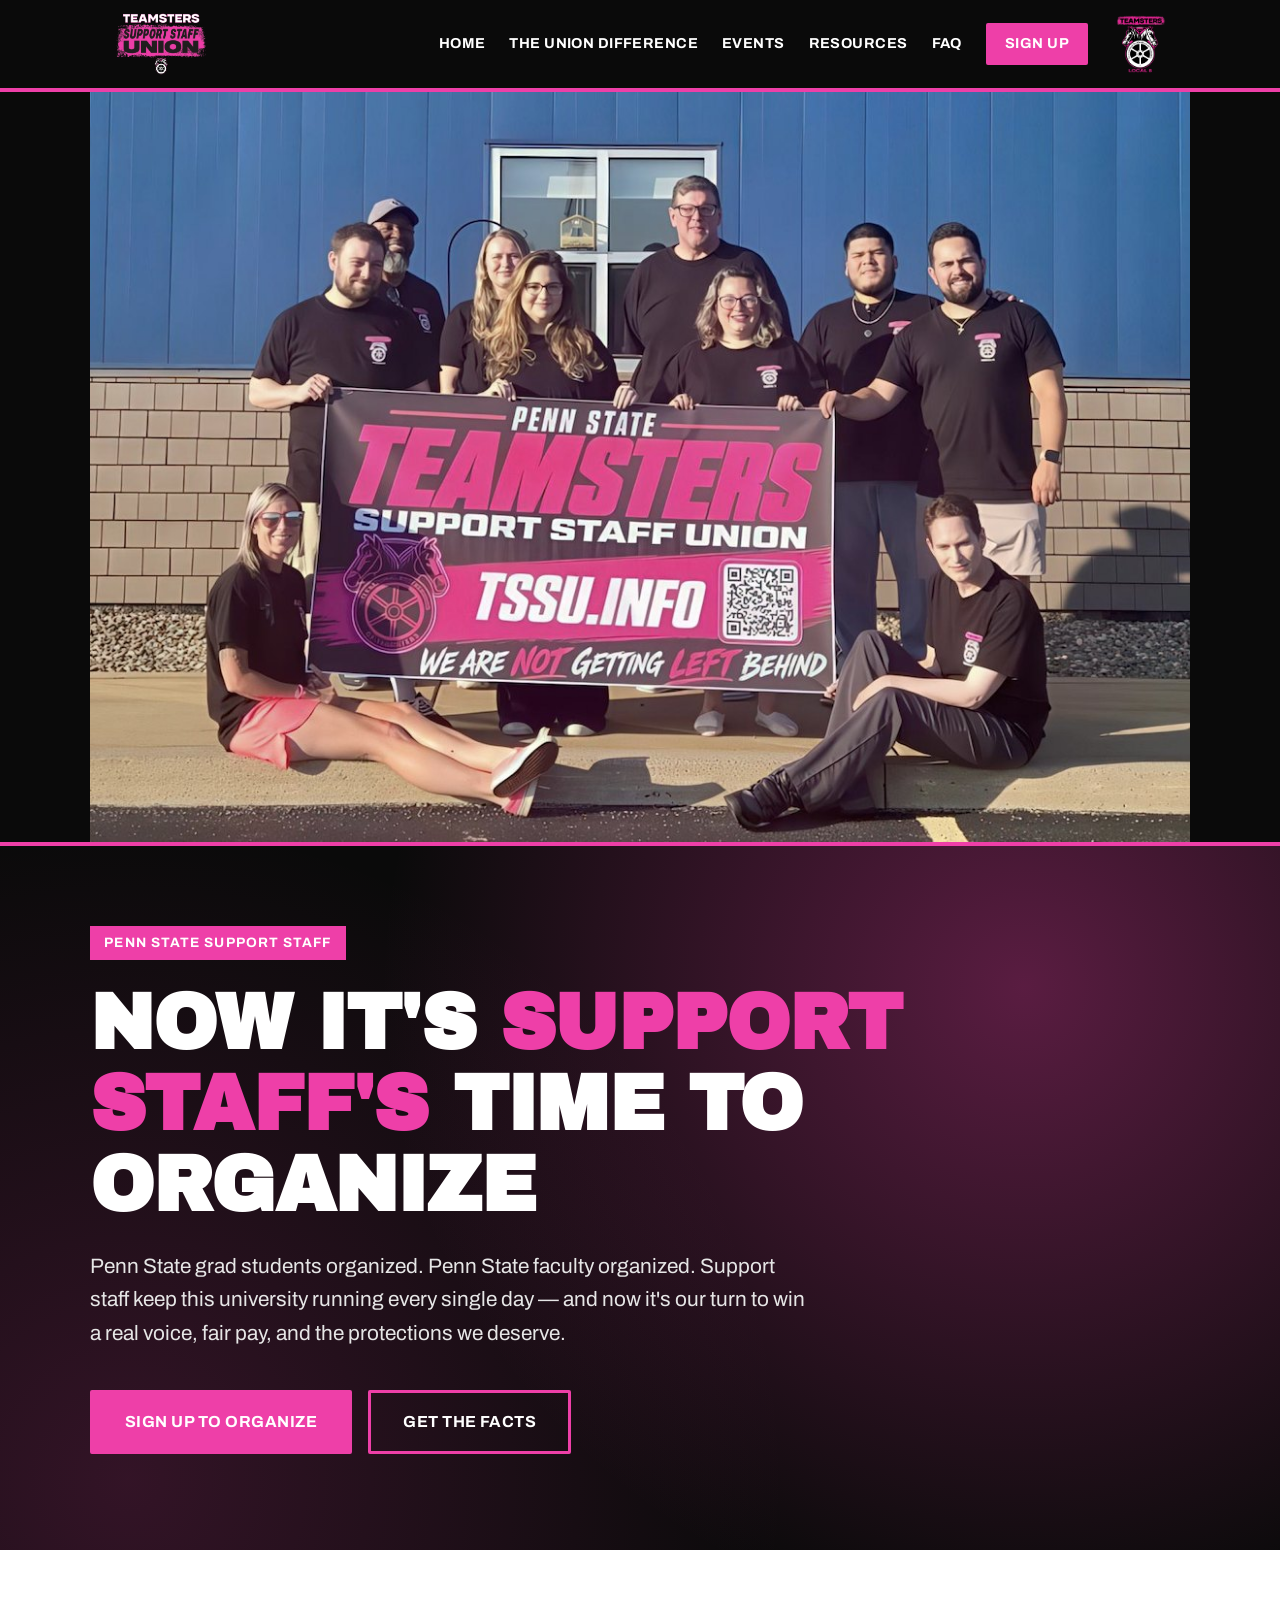
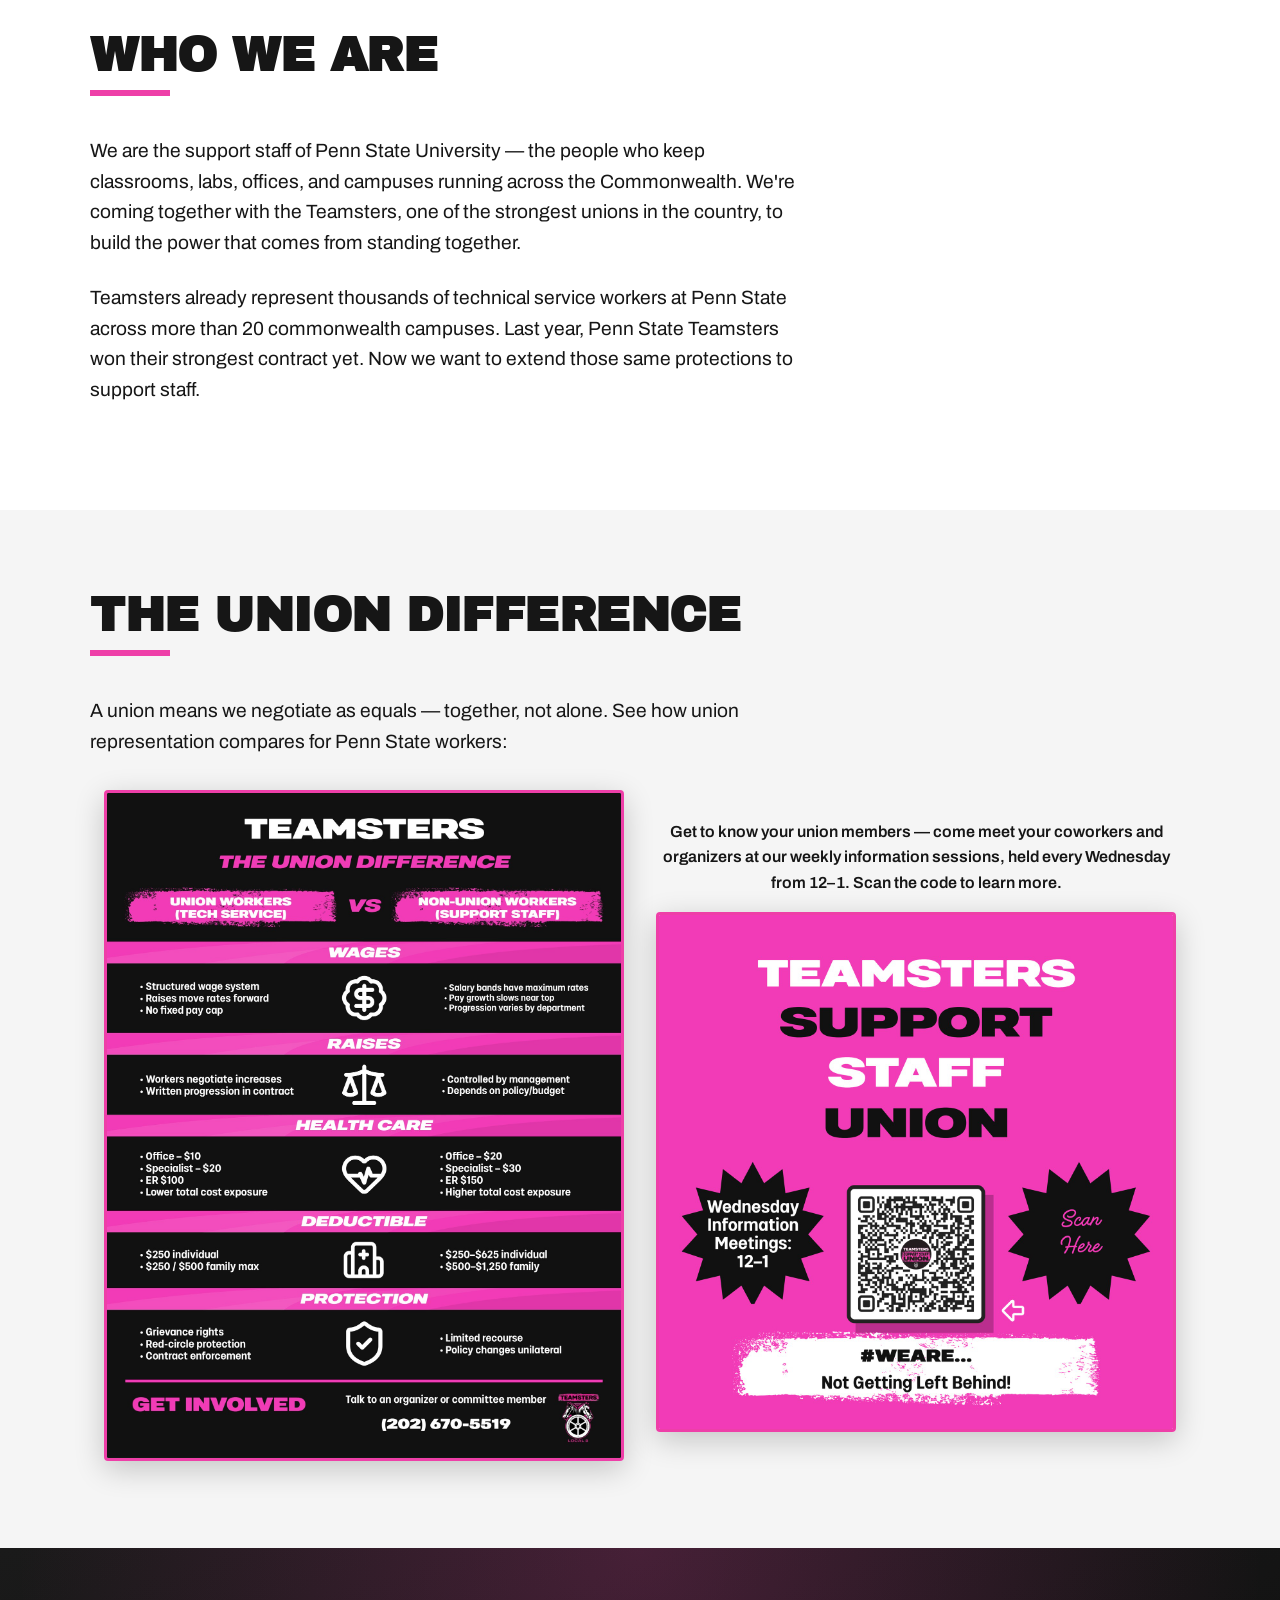
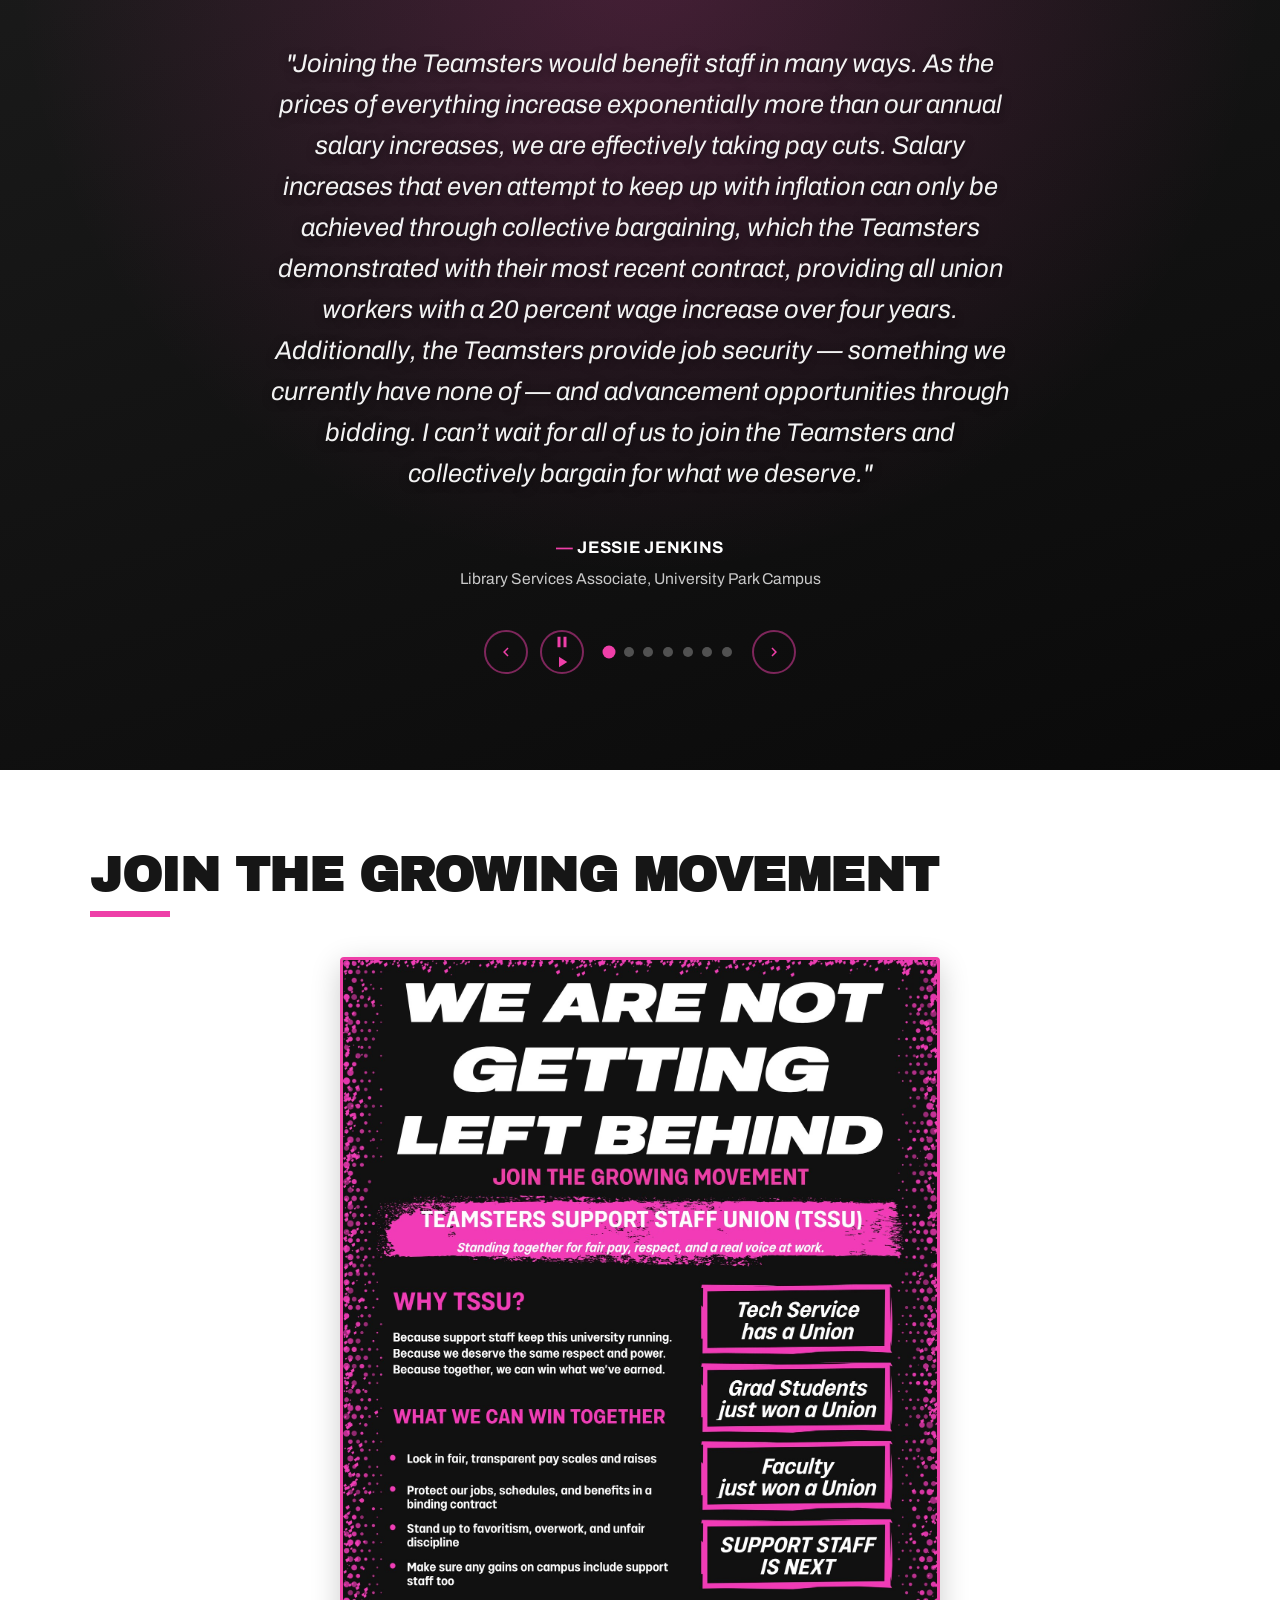
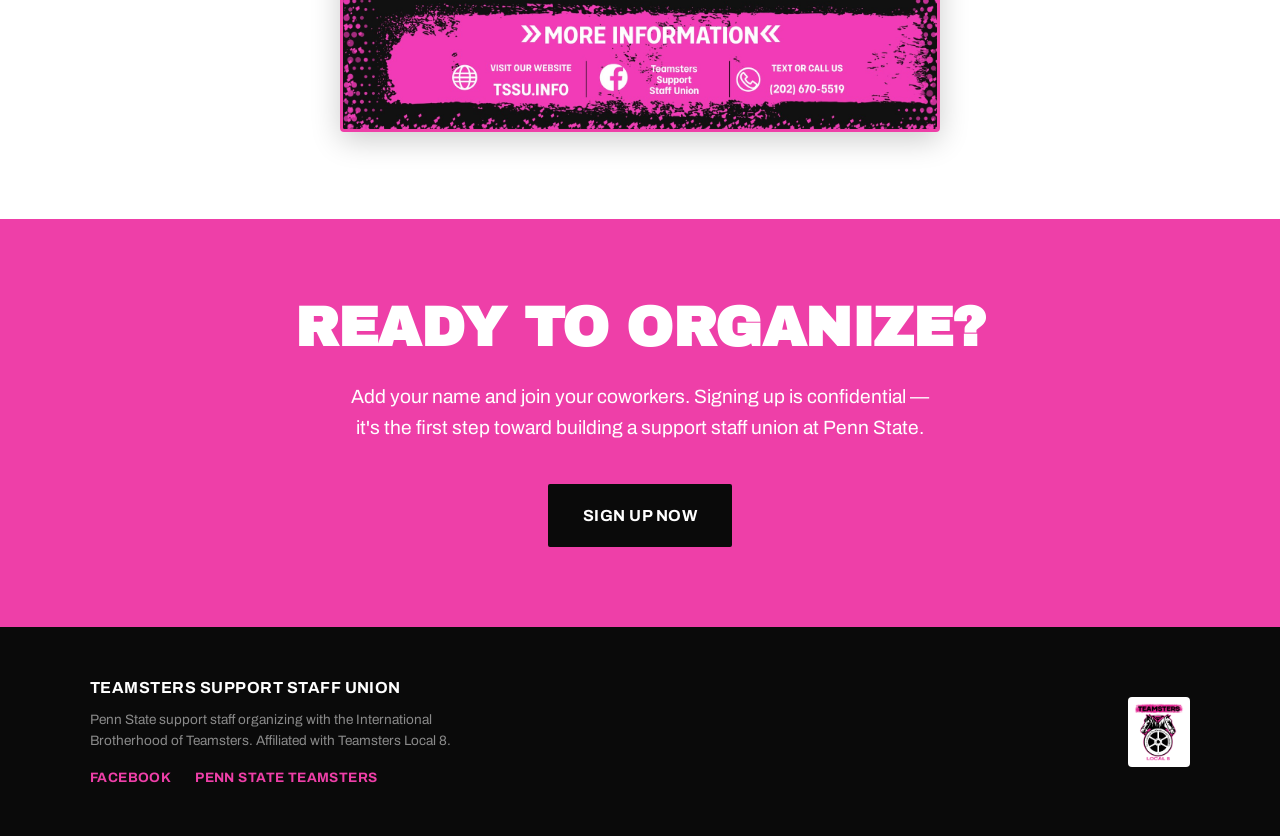
<file: site/index.html>
<!DOCTYPE html>
<html lang="en">
<head>
  <meta charset="UTF-8">
  <meta name="viewport" content="width=device-width, initial-scale=1.0">
  <title>Teamsters Support Staff Union — Penn State</title>
  <meta name="description" content="Penn State support staff are organizing with the Teamsters. Grad students and faculty organized. Now it's our time.">
  <link rel="stylesheet" href="style.css">
</head>
<body>

  <!-- Header -->
  <header class="site-header">
    <div class="header-inner">
      <a class="brand" href="index.html">
        <img src="images/tssu-logo.png" alt="Teamsters Support Staff Union">
      </a>
      <button class="nav-toggle" aria-label="Menu" aria-expanded="false" aria-controls="primary-nav">
        <span></span><span></span><span></span>
      </button>
      <div class="header-right" id="primary-nav">
        <nav class="main-nav">
          <a href="index.html">Home</a>
          <a href="#why">The Union Difference</a>
          <a href="events.html">Events</a>
          <a href="resources.html">Resources</a>
          <a href="faq.html">FAQ</a>
          <a class="nav-cta" href="signup.html">Sign Up</a>
        </nav>
        <img class="ibt-seal" src="images/ibt-seal.png" alt="International Brotherhood of Teamsters">
      </div>
    </div>
  </header>

  <!-- Mobile nav toggle -->
  <script>
    (function(){
      var h=document.querySelector(".site-header");
      var btn=h&&h.querySelector(".nav-toggle");
      if(!btn)return;
      btn.addEventListener("click",function(){
        var open=h.classList.toggle("nav-open");
        btn.setAttribute("aria-expanded",open?"true":"false");
      });
      h.querySelectorAll(".main-nav a").forEach(function(a){
        a.addEventListener("click",function(){h.classList.remove("nav-open");btn.setAttribute("aria-expanded","false");});
      });
    })();
  </script>

  <!-- Photo banner -->
  <section class="hero-banner">
    <img src="images/hero-banner.jpg" alt="Penn State support staff standing together holding a Teamsters Support Staff Union banner that reads TSSU.INFO — We Are Not Getting Left Behind.">
  </section>

  <!-- Hero -->
  <section class="hero">
    <div class="hero-inner">
      <span class="eyebrow">Penn State Support Staff</span>
      <h1>Now It's <span class="pink">Support Staff's</span> Time to Organize</h1>
      <p>Penn State grad students organized. Penn State faculty organized. Support staff keep this university running every single day — and now it's our turn to win a real voice, fair pay, and the protections we deserve.</p>
      <div class="hero-actions">
        <a class="btn btn-primary" href="signup.html">Sign Up to Organize</a>
        <a class="btn btn-outline" href="faq.html">Get the Facts</a>
      </div>
    </div>
  </section>

  <!-- Who we are -->
  <section class="section" id="about">
    <div class="section-inner">
      <h2>Who We Are</h2>
      <p class="lead">We are the support staff of Penn State University — the people who keep classrooms, labs, offices, and campuses running across the Commonwealth. We're coming together with the Teamsters, one of the strongest unions in the country, to build the power that comes from standing together.</p>
      <p class="lead">Teamsters already represent thousands of technical service workers at Penn State across more than 20 commonwealth campuses. Last year, Penn State Teamsters won their strongest contract yet. Now we want to extend those same protections to support staff.</p>
    </div>
  </section>

  <!-- Why a union / the difference -->
  <section class="section alt" id="why">
    <div class="section-inner">
      <h2>The Union Difference</h2>
      <p class="lead">A union means we negotiate as equals &mdash; together, not alone. See how union representation compares for Penn State workers:</p>
      <div class="union-diff-graphic two-up">
        <div class="diff-item">
          <a href="images/tssu-union-difference.jpg" target="_blank" rel="noopener" title="Click to view full size">
            <img src="images/tssu-union-difference.jpg" alt="Teamsters — The Union Difference: a comparison of union (tech service) versus non-union (support staff) workers across wages, raises, health care, deductibles, and protection. Union workers have structured wage systems, negotiated raises, lower health-care costs, lower deductibles, and grievance rights. To get involved, talk to an organizer or committee member at (202) 670-5519.">
          </a>
        </div>
        <div class="diff-item">
          <p class="info-sessions-intro">Get to know your union members &mdash; come meet your coworkers and organizers at our weekly information sessions, held every Wednesday from 12&ndash;1. Scan the code to learn more.</p>
          <a href="images/tssu-office-hours.jpg" target="_blank" rel="noopener" title="Click to view full size">
            <img src="images/tssu-office-hours.jpg" alt="Teamsters Support Staff Union — Wednesday Information Meetings 12 to 1. Scan the QR code to learn more. #We Are… Not Getting Left Behind!">
          </a>
        </div>
      </div>
    </div>
  </section>

  <!-- Member testimonials (rotating carousel) -->
  <section class="testimonial-section" aria-roledescription="carousel" aria-label="Quotes from coworkers">
    <div class="testimonial-carousel">
      <div class="tc-viewport" id="tc-viewport" aria-live="off">

        <!-- 1 — Jessie -->
        <figure class="testimonial tc-slide is-active">
          <blockquote>
            <p>"Joining the Teamsters would benefit staff in many ways. As the prices of everything increase exponentially more than our annual salary increases, we are effectively taking pay cuts. Salary increases that even attempt to keep up with inflation can only be achieved through collective bargaining, which the Teamsters demonstrated with their most recent contract, providing all union workers with a 20 percent wage increase over four years. Additionally, the Teamsters provide job security &mdash; something we currently have none of &mdash; and advancement opportunities through bidding. I can&rsquo;t wait for all of us to join the Teamsters and collectively bargain for what we deserve."</p>
          </blockquote>
          <figcaption class="attribution"><span class="pink-dash">&mdash;</span> Jessie Jenkins<span class="role">Library Services Associate, University Park Campus</span></figcaption>
        </figure>

        <!-- 2 — Lauren -->
        <figure class="testimonial tc-slide">
          <blockquote>
            <p>"HR made their Comp Mod decisions, leaving us overworked and underpaid. We need to be united to demand better: to collectively bargain for actual job security, fair pay based on defined duties, and dependable salary increases."</p>
          </blockquote>
          <figcaption class="attribution"><span class="pink-dash">&mdash;</span> Lauren Seiders<span class="role">Library Services Associate, University Park Campus</span></figcaption>
        </figure>

        <!-- 3 — Heather -->
        <figure class="testimonial tc-slide">
          <blockquote>
            <p>"I support the staff organizing movement to promote fair compensation."</p>
          </blockquote>
          <figcaption class="attribution"><span class="pink-dash">&mdash;</span> Heather Taylor<span class="role">Academic Program Coordinator, University Park Campus</span></figcaption>
        </figure>

        <!-- 4 — Zachary -->
        <figure class="testimonial tc-slide">
          <blockquote>
            <p>"It&rsquo;s time for us to come together and form a union that fights for our needs shaped by our collective voice. We are being squeezed out of our positions through attrition and not being replaced. We are taking on the extra load of former coworkers without due compensation or promotion. We are witnessing benefits that have lasted decades vanish little by little. We need a union to halt and reverse course. We make the gears turn. We are Penn State."</p>
          </blockquote>
          <figcaption class="attribution"><span class="pink-dash">&mdash;</span> Zachary McClure<span class="role">Intermediate IT Support Specialist, University Park</span></figcaption>
        </figure>

        <!-- 5 — Jessie Sorensen -->
        <figure class="testimonial tc-slide">
          <blockquote>
            <p>"As someone who has worked at Penn State for almost 10 years, I&rsquo;ve seen many managers and leaders genuinely want to do right by their staff. The problem is that good intentions don&rsquo;t always lead to lasting change. Priorities shift, budgets change, leadership transitions, and the things that matter to employees end up taking a back seat.</p>
            <p>To me, that&rsquo;s one of the biggest reasons a union matters. Instead of relying on promises, we can put these protections in writing. That means clearer expectations around our job duties, so we&rsquo;re not constantly being asked to take on more work without compensation. It means job titles that actually reflect the work we do and a process for reviewing them when our responsibilities change. It means having a voice in conversations about pay, healthcare costs, and other workplace issues that affect our daily lives.</p>
            <p>At the end of the day, a union isn&rsquo;t about distrusting managers and leadership. It&rsquo;s about making sure the things we care about &mdash; fair compensation, reasonable workloads, good benefits, and respect in the workplace &mdash; are protected by a contract, not left up to chance."</p>
          </blockquote>
          <figcaption class="attribution"><span class="pink-dash">&mdash;</span> Jessie Sorensen<span class="role">Senior IT Support Specialist, University Park</span></figcaption>
        </figure>

        <!-- 6 — Justin Bloom -->
        <figure class="testimonial tc-slide">
          <blockquote>
            <p>"Support staff keep this university running, but at Penn State the reward for doing your job well is usually just more of it. Pay rarely matches the work we actually do, raises don&rsquo;t follow merit, and too often the people carrying the load are the ones who get overlooked while the system protects the status quo. We hear how &ldquo;essential&rdquo; we are &mdash; but words don&rsquo;t pay the bills, and they don&rsquo;t fix what&rsquo;s broken. A union is how we put fairness in writing: transparent pay, clear standards, and real accountability, so the work you do is what decides what you earn. That&rsquo;s worth standing together for."</p>
          </blockquote>
          <figcaption class="attribution"><span class="pink-dash">&mdash;</span> Justin Bloom<span class="role">Senior IT Support Specialist, University Park</span></figcaption>
        </figure>

        <!-- 7 — Melissa -->
        <figure class="testimonial tc-slide">
          <blockquote>
            <p>"I feel we the employees are underpaid. Union contracts typically set clear pay scales and scheduled raises. Research shows union members often earn around 10&ndash;15% more on average than comparable non-union workers, and that our raises are not even close to keeping up with inflation. Two years ago, when I was working in a different department, we got our raises and I lost $30 a month because of the rising cost of our parking passes and insurance.</p>
            <p>I am afraid that, with everyone around us here at Penn State unionizing, our health insurance will keep rising to offset the cost Penn State has to pay for those unionized employees who have a set price per month locked in for the duration of their contracts. Every year our insurance keeps going up, the coverage gets worse, and the deductible gets higher."</p>
          </blockquote>
          <figcaption class="attribution"><span class="pink-dash">&mdash;</span> Melissa Guthrie<span class="role">Academic Program Coordinator, University Park</span></figcaption>
        </figure>

      </div>

      <div class="tc-controls" id="tc-controls" hidden>
        <button class="tc-btn" id="tc-prev" type="button" aria-label="Previous quote">
          <svg viewBox="0 0 24 24" aria-hidden="true"><path d="M15.4 7.4 14 6l-6 6 6 6 1.4-1.4-4.6-4.6z"/></svg>
        </button>
        <button class="tc-btn" id="tc-toggle" type="button" aria-label="Pause automatic rotation">
          <svg id="tc-icon-pause" viewBox="0 0 24 24" aria-hidden="true"><path d="M6 5h4v14H6zM14 5h4v14h-4z"/></svg>
          <svg id="tc-icon-play" viewBox="0 0 24 24" aria-hidden="true" hidden><path d="M8 5v14l11-7z"/></svg>
        </button>
        <div class="tc-dots" id="tc-dots" role="tablist" aria-label="Choose a quote"></div>
        <button class="tc-btn" id="tc-next" type="button" aria-label="Next quote">
          <svg viewBox="0 0 24 24" aria-hidden="true"><path d="M8.6 16.6 10 18l6-6-6-6-1.4 1.4 4.6 4.6z"/></svg>
        </button>
      </div>
    </div>
  </section>

  <!-- Get involved flyer -->
  <section class="section" id="get-involved">
    <div class="section-inner">
      <h2>Join the Growing Movement</h2>
      <div class="get-involved-graphic">
        <a href="images/tssu-get-involved.jpg" target="_blank" rel="noopener" title="Click to view full size">
          <img src="images/tssu-get-involved.jpg" alt="We Are Not Getting Left Behind — Join the Growing Movement. Teamsters Support Staff Union (TSSU): standing together for fair pay, respect, and a real voice at work. Why TSSU? Support staff keep this university running and deserve the same respect and power. What we can win together: fair, transparent pay scales and raises; protected jobs, schedules, and benefits in a binding contract; standing up to favoritism, overwork, and unfair discipline; and making sure any gains on campus include support staff too. Tech Service has a union, grad students just won a union, faculty just won a union — support staff is next. More information: visit TSSU.INFO, find us on Facebook (Teamsters Support Staff Union), or text or call (202) 670-5519.">
        </a>
      </div>
    </div>
  </section>

  <!-- Sign up CTA -->
  <section class="cta-band" id="signup">
    <h2>Ready to Organize?</h2>
    <p>Add your name and join your coworkers. Signing up is confidential — it's the first step toward building a support staff union at Penn State.</p>
    <a class="btn btn-primary" href="signup.html" id="signup-link">Sign Up Now</a>
  </section>

  <!-- Footer -->
  <footer class="site-footer">
    <div class="footer-inner">
      <div>
        <p style="color:#fff; font-weight:700; text-transform:uppercase; letter-spacing:0.03em; margin-bottom:0.5rem;">Teamsters Support Staff Union</p>
        <p class="footer-note">Penn State support staff organizing with the International Brotherhood of Teamsters. Affiliated with Teamsters Local 8.</p>
        <div class="footer-links">
          <a href="https://facebook.com/PSUTSSU" target="_blank" rel="noopener">Facebook</a>
          <a href="https://pennstateteamsters.com" target="_blank" rel="noopener">Penn State Teamsters</a>
        </div>
      </div>
      <img class="footer-seal" src="images/ibt-seal.png" alt="International Brotherhood of Teamsters">
    </div>
  </footer>

  <!-- Testimonial carousel -->
  <script>
  (function () {
    var root = document.querySelector('.testimonial-section');
    if (!root) return;
    var viewport = root.querySelector('#tc-viewport');
    var carousel = root.querySelector('.testimonial-carousel');
    var slides = Array.prototype.slice.call(root.querySelectorAll('.tc-slide'));
    var controls = root.querySelector('#tc-controls');
    var index = 0;

    // size the panel to the active quote
    function fit() { viewport.style.height = slides[index].offsetHeight + 'px'; }

    // per-quote dwell time: long quotes linger, short ones don't overstay
    function dwellFor(slide) {
      var words = (slide.textContent.trim().match(/\S+/g) || []).length;
      return Math.min(18000, Math.max(7000, 4000 + words * 220));
    }

    // upgrade from the no-JS stacked fallback into the fading carousel
    carousel.classList.add('tc-ready');
    fit();
    window.addEventListener('resize', fit);
    if (document.fonts && document.fonts.ready) document.fonts.ready.then(fit);

    if (slides.length < 2) return;            // single quote => static, no controls
    controls.hidden = false;

    var dotsWrap = root.querySelector('#tc-dots');
    var prev = root.querySelector('#tc-prev');
    var next = root.querySelector('#tc-next');
    var toggle = root.querySelector('#tc-toggle');
    var iconPlay = root.querySelector('#tc-icon-play');
    var iconPause = root.querySelector('#tc-icon-pause');

    var timer = null;
    var reduceMotion = window.matchMedia('(prefers-reduced-motion: reduce)').matches;
    var playing = !reduceMotion;

    slides.forEach(function (_, i) {
      var dot = document.createElement('button');
      dot.className = 'tc-dot';
      dot.type = 'button';
      dot.setAttribute('role', 'tab');
      dot.setAttribute('aria-label', 'Quote ' + (i + 1) + ' of ' + slides.length);
      dot.addEventListener('click', function () { goTo(i); restart(); });
      dotsWrap.appendChild(dot);
    });
    var dots = Array.prototype.slice.call(dotsWrap.children);

    function render() {
      slides.forEach(function (s, i) { s.classList.toggle('is-active', i === index); });
      dots.forEach(function (d, i) { d.setAttribute('aria-current', String(i === index)); });
      fit();
    }
    function goTo(i) { index = (i + slides.length) % slides.length; render(); }

    function schedule() {
      clearTimeout(timer);
      if (!playing) return;
      timer = setTimeout(function () { goTo(index + 1); schedule(); }, dwellFor(slides[index]));
    }
    function start() {
      playing = true;
      viewport.setAttribute('aria-live', 'off');   // don't narrate auto-rotation
      schedule();
      iconPlay.hidden = true; iconPause.hidden = false;
      toggle.setAttribute('aria-label', 'Pause automatic rotation');
    }
    function stop() {
      playing = false;
      clearTimeout(timer); timer = null;
      viewport.setAttribute('aria-live', 'polite'); // announce manual changes
      iconPlay.hidden = false; iconPause.hidden = true;
      toggle.setAttribute('aria-label', 'Start automatic rotation');
    }
    function restart() { if (playing) schedule(); }

    prev.addEventListener('click', function () { goTo(index - 1); restart(); });
    next.addEventListener('click', function () { goTo(index + 1); restart(); });
    toggle.addEventListener('click', function () { playing ? stop() : start(); });
    root.addEventListener('mouseenter', function () { clearTimeout(timer); timer = null; });
    root.addEventListener('mouseleave', function () { if (playing) schedule(); });
    root.addEventListener('focusin', function () { clearTimeout(timer); timer = null; });
    root.addEventListener('focusout', function () { if (playing) schedule(); });

    render();
    playing ? start() : stop();
  })();
  </script>

</body>
</html>
</file>
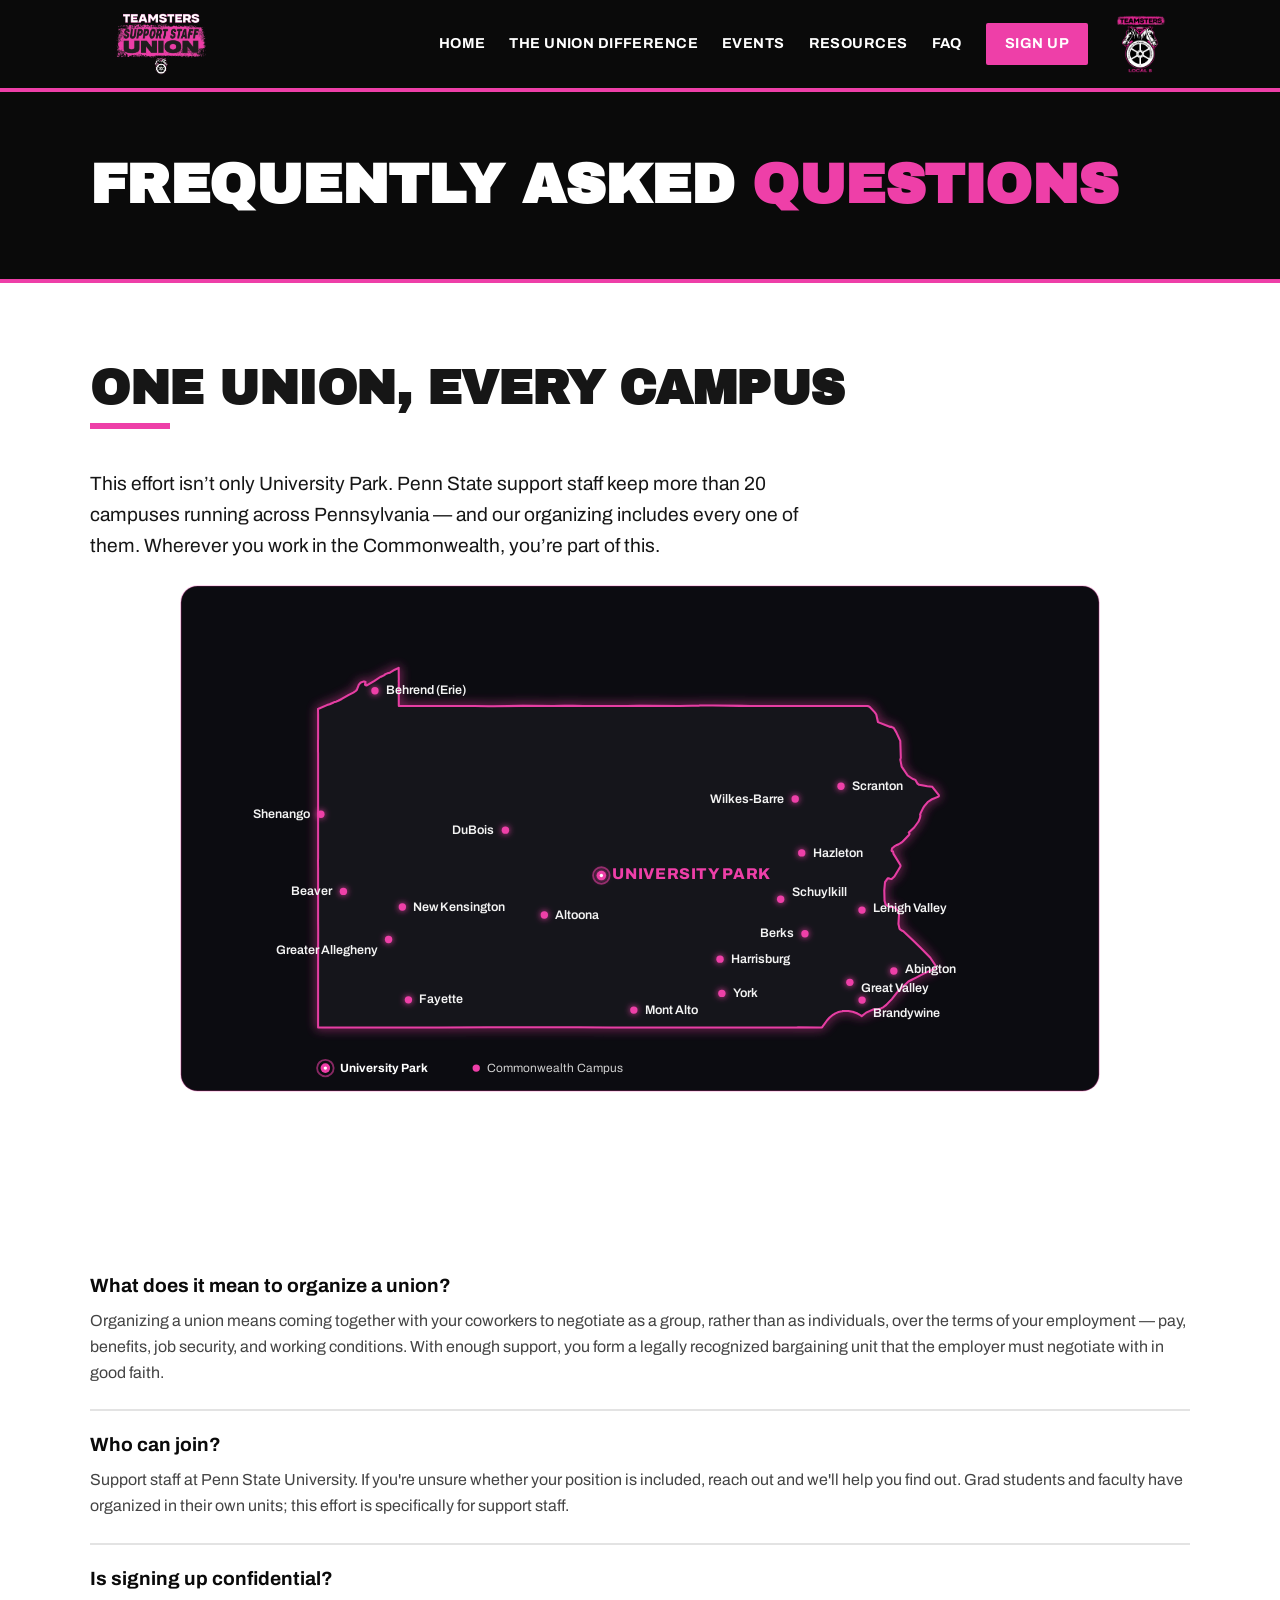
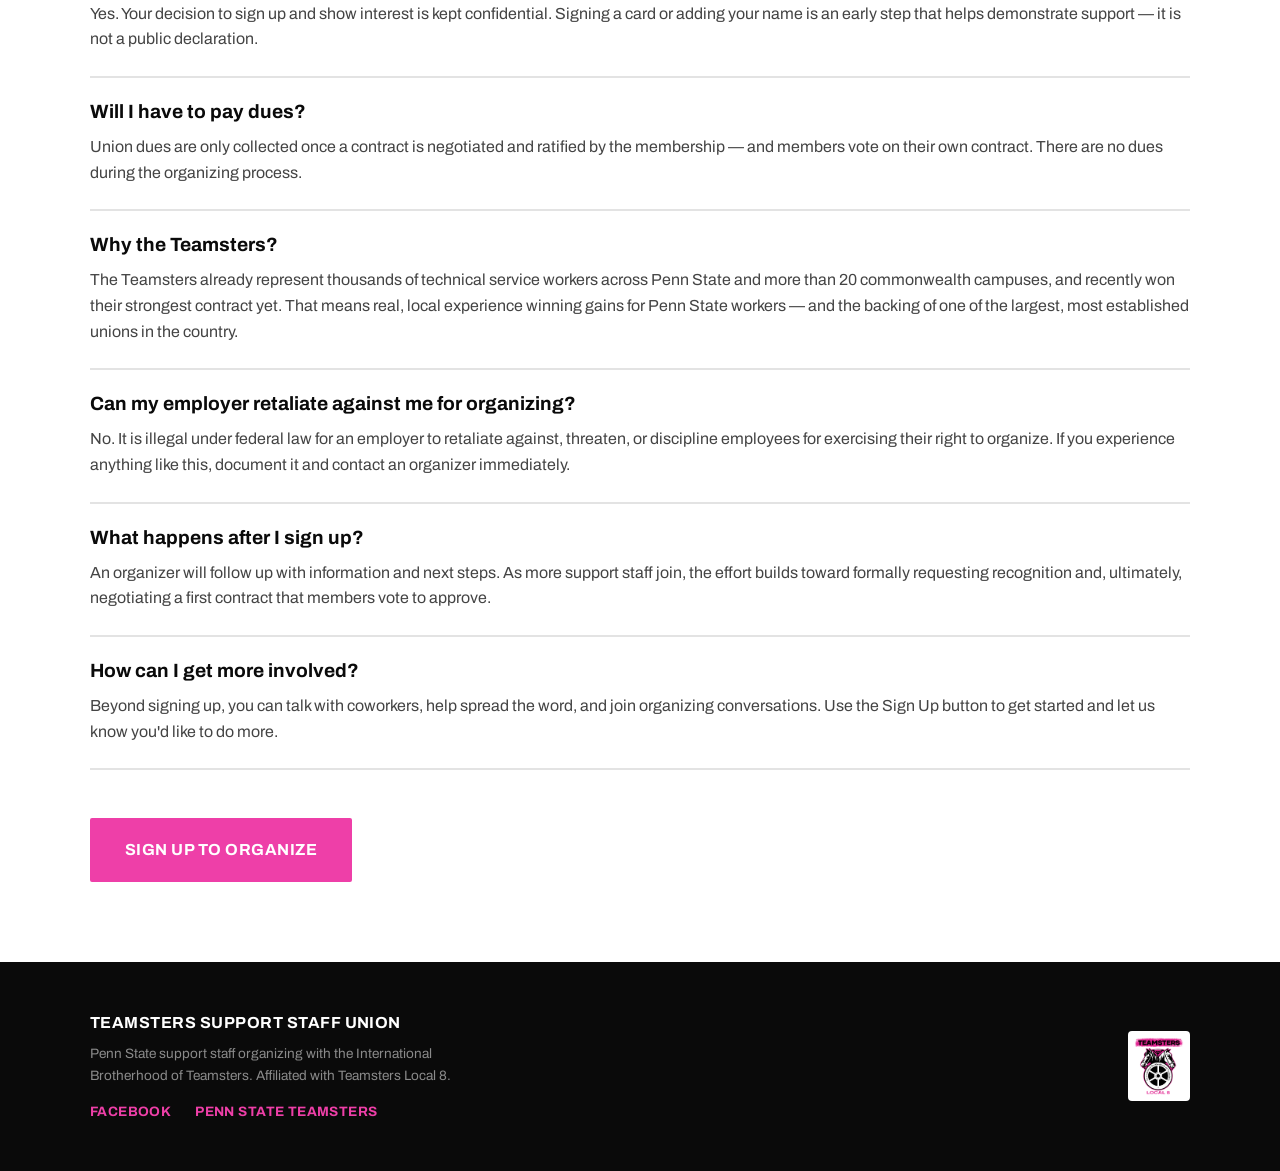
<file: site/faq.html>
<!DOCTYPE html>
<html lang="en">
<head>
  <meta charset="UTF-8">
  <meta name="viewport" content="width=device-width, initial-scale=1.0">
  <title>FAQ — Teamsters Support Staff Union</title>
  <meta name="description" content="Answers to common questions about organizing a support staff union at Penn State with the Teamsters.">
  <link rel="stylesheet" href="style.css">
</head>
<body>

  <!-- Header -->
  <header class="site-header">
    <div class="header-inner">
      <a class="brand" href="index.html">
        <img src="images/tssu-logo.png" alt="Teamsters Support Staff Union">
      </a>
      <button class="nav-toggle" aria-label="Menu" aria-expanded="false" aria-controls="primary-nav">
        <span></span><span></span><span></span>
      </button>
      <div class="header-right" id="primary-nav">
        <nav class="main-nav">
          <a href="index.html">Home</a>
          <a href="index.html#why">The Union Difference</a>
          <a href="events.html">Events</a>
          <a href="resources.html">Resources</a>
          <a href="faq.html">FAQ</a>
          <a class="nav-cta" href="signup.html">Sign Up</a>
        </nav>
        <img class="ibt-seal" src="images/ibt-seal.png" alt="International Brotherhood of Teamsters">
      </div>
    </div>
  </header>

  <!-- Mobile nav toggle -->
  <script>
    (function(){
      var h=document.querySelector(".site-header");
      var btn=h&&h.querySelector(".nav-toggle");
      if(!btn)return;
      btn.addEventListener("click",function(){
        var open=h.classList.toggle("nav-open");
        btn.setAttribute("aria-expanded",open?"true":"false");
      });
      h.querySelectorAll(".main-nav a").forEach(function(a){
        a.addEventListener("click",function(){h.classList.remove("nav-open");btn.setAttribute("aria-expanded","false");});
      });
    })();
  </script>

  <!-- Page hero -->
  <section class="page-hero">
    <div class="page-hero-inner">
      <h1>Frequently Asked <span class="pink">Questions</span></h1>
    </div>
  </section>

  <!-- Statewide scope: every PA campus -->
  <section class="section" id="campuses">
    <div class="section-inner">
      <h2>One Union, Every Campus</h2>
      <p class="lead">This effort isn&rsquo;t only University Park. Penn State support staff keep more than 20 campuses running across Pennsylvania &mdash; and our organizing includes every one of them. Wherever you work in the Commonwealth, you&rsquo;re part of this.</p>
      <div class="campus-map" role="img" aria-label="Map of Pennsylvania marking Penn State University Park and the Commonwealth Campuses: Behrend (Erie), Shenango, Beaver, New Kensington, Greater Allegheny, Fayette, DuBois, Altoona, Mont Alto, Harrisburg, York, Schuylkill, Berks, Hazleton, Wilkes-Barre, Scranton, Lehigh Valley, Great Valley, Abington, and Brandywine." style="max-width:920px;margin:1.5rem auto 0;">
        <svg xmlns="http://www.w3.org/2000/svg" viewBox="0 0 1000 551" font-family="Archivo, Arial, sans-serif" style="display:block;width:100%;height:auto;" aria-hidden="true" focusable="false">
<defs>
<filter id="glow" x="-50%" y="-50%" width="200%" height="200%"><feGaussianBlur stdDeviation="6" result="b"/><feMerge><feMergeNode in="b"/><feMergeNode in="SourceGraphic"/></feMerge></filter>
<filter id="dotglow" x="-150%" y="-150%" width="400%" height="400%"><feGaussianBlur stdDeviation="3.5" result="b"/><feMerge><feMergeNode in="b"/><feMergeNode in="SourceGraphic"/></feMerge></filter>
</defs>
<rect x="1" y="1" width="998" height="549" rx="18" fill="#0c0c11" stroke="rgba(238,63,168,0.28)" stroke-width="1.5"/>
<path d="M270.8,481.0 L255.5,481.0 L255.3,481.0 L237.5,481.0 L227.2,481.0 L227.2,481.0 L219.9,481.0 L174.4,480.9 L174.4,481.0 L161.4,481.0 L150.1,480.9 L150.1,447.9 L150.1,447.5 L150.1,444.8 L150.1,444.4 L150.1,444.0 L150.1,444.0 L150.1,443.8 L150.1,435.7 L150.1,426.4 L150.1,426.2 L150.1,413.7 L150.1,411.7 L150.1,411.7 L150.2,377.0 L150.2,376.9 L150.1,365.0 L150.1,358.7 L150.1,358.7 L150.1,347.7 L150.1,347.7 L150.1,343.6 L150.1,343.6 L150.1,340.2 L150.1,316.7 L150.1,315.3 L150.1,307.9 L150.1,307.8 L150.1,307.6 L150.0,300.2 L150.0,300.0 L150.1,296.9 L150.1,286.7 L150.1,285.5 L150.1,282.4 L150.1,275.4 L150.1,273.9 L150.1,273.8 L150.1,273.3 L150.1,272.2 L150.1,270.9 L150.1,269.3 L150.1,268.6 L150.1,267.0 L150.1,265.6 L150.1,265.6 L150.1,265.6 L150.1,265.6 L150.1,264.3 L150.1,264.3 L150.1,262.5 L150.1,258.5 L150.1,252.7 L150.1,251.1 L150.1,251.1 L150.1,249.1 L150.1,246.6 L150.1,244.1 L150.1,243.7 L150.1,243.6 L150.1,237.9 L150.1,236.9 L150.1,233.6 L150.1,233.3 L150.1,233.1 L150.1,233.1 L150.1,232.8 L150.1,232.8 L150.1,232.7 L150.1,232.6 L150.1,232.5 L150.1,231.0 L150.1,229.4 L150.1,227.7 L150.1,226.7 L150.1,220.9 L150.1,220.9 L150.1,218.0 L150.1,213.8 L150.1,209.8 L150.1,208.1 L150.1,203.7 L150.1,202.1 L150.1,182.1 L150.0,181.8 L150.0,177.2 L150.0,171.4 L150.0,169.4 L150.1,167.4 L150.1,154.5 L150.1,142.3 L150.1,140.0 L150.0,135.1 L150.0,134.8 L150.0,134.8 L159.8,130.5 L162.7,129.6 L167.0,127.7 L167.1,127.7 L168.1,127.1 L169.8,126.8 L172.0,125.8 L175.8,123.9 L183.5,119.4 L188.4,116.9 L191.0,115.2 L192.3,113.8 L194.4,108.4 L195.1,107.4 L196.6,105.9 L199.9,104.8 L201.2,105.1 L201.7,105.5 L200.9,106.3 L201.8,107.6 L201.1,108.2 L201.3,108.7 L201.8,109.0 L203.1,109.2 L211.4,104.2 L218.1,99.7 L219.0,99.6 L221.6,98.2 L223.4,96.9 L225.5,96.0 L228.2,95.3 L233.5,92.1 L237.7,90.0 L237.7,92.8 L237.7,94.1 L237.8,103.2 L237.7,103.8 L237.7,104.8 L237.8,106.4 L237.8,108.3 L237.7,111.3 L237.8,131.5 L253.6,131.5 L253.6,131.5 L255.2,131.6 L262.1,131.6 L263.6,131.6 L318.9,131.5 L319.9,131.5 L335.4,131.7 L340.5,131.8 L372.7,131.4 L406.1,131.5 L417.8,131.4 L427.3,131.3 L438.1,131.5 L438.2,131.5 L461.2,131.6 L462.3,131.6 L470.7,131.6 L486.9,131.5 L499.0,131.4 L543.1,131.5 L556.6,131.3 L556.6,131.3 L561.5,131.2 L561.5,131.2 L564.2,131.2 L564.8,131.1 L566.0,131.1 L566.6,131.1 L566.7,131.1 L576.6,131.1 L578.8,131.1 L608.7,131.4 L608.7,131.4 L619.3,131.5 L619.8,131.6 L632.8,131.6 L633.5,131.6 L656.5,131.6 L658.1,131.6 L659.0,131.6 L661.0,131.6 L675.3,131.5 L675.6,131.5 L733.1,131.5 L733.1,131.5 L733.8,131.5 L738.6,131.5 L739.1,131.5 L747.4,131.5 L749.5,132.4 L755.2,138.5 L756.8,140.8 L758.6,149.0 L772.1,154.3 L772.8,154.1 L775.8,155.4 L778.6,160.2 L782.9,169.4 L783.5,187.8 L782.9,189.9 L783.3,191.7 L784.4,197.4 L790.9,207.1 L796.1,210.6 L799.2,211.8 L801.6,215.9 L803.4,217.2 L812.3,218.8 L817.3,219.3 L817.7,219.4 L824.8,228.4 L825.0,229.3 L824.4,230.0 L816.7,233.2 L812.7,235.9 L808.8,240.7 L807.8,242.3 L805.1,247.7 L804.4,249.7 L804.8,250.3 L804.4,252.8 L802.7,257.1 L798.0,263.6 L792.1,268.9 L792.6,270.1 L792.9,270.4 L792.9,270.5 L792.7,271.3 L791.3,272.8 L786.1,278.2 L784.8,279.5 L783.1,280.6 L781.1,281.8 L778.5,282.9 L776.4,284.2 L774.0,286.2 L773.4,288.8 L773.9,289.5 L775.1,289.7 L775.1,289.7 L775.2,290.5 L775.2,290.7 L775.4,292.0 L783.0,304.4 L783.2,305.4 L782.9,306.3 L776.5,316.8 L773.5,319.5 L771.8,319.3 L770.1,318.8 L769.2,318.9 L766.3,322.9 L765.5,332.1 L765.8,343.3 L766.3,344.8 L767.0,347.5 L767.1,347.8 L772.0,350.3 L773.4,349.9 L775.5,350.3 L777.5,351.1 L781.1,355.0 L781.3,355.9 L781.5,357.5 L781.5,358.5 L780.9,368.4 L782.0,373.3 L782.3,374.1 L785.0,375.9 L786.2,376.3 L796.3,385.9 L805.2,394.5 L815.6,405.2 L817.0,407.3 L821.2,413.6 L821.3,414.6 L821.0,415.6 L821.0,415.6 L819.1,417.5 L807.8,422.7 L800.6,426.4 L792.1,430.7 L792.0,430.7 L787.4,435.0 L782.6,439.5 L780.7,441.2 L779.2,443.2 L773.7,450.1 L771.3,452.6 L767.7,456.4 L764.7,458.8 L764.7,458.8 L761.9,460.2 L757.7,461.3 L753.6,461.2 L745.7,464.9 L743.9,466.3 L741.0,468.6 L739.5,467.5 L736.5,465.8 L731.3,463.8 L726.6,463.0 L721.9,463.0 L721.9,463.0 L720.4,463.1 L720.3,463.1 L720.2,463.2 L720.1,463.2 L715.6,464.2 L714.8,464.5 L712.3,465.6 L709.7,467.2 L706.1,470.1 L703.4,473.1 L697.8,480.9 L696.5,480.9 L695.3,480.9 L671.8,480.8 L670.1,480.9 L657.6,480.9 L647.3,480.9 L646.3,480.9 L646.3,480.9 L645.5,480.9 L629.3,480.9 L629.2,480.9 L627.5,481.0 L624.8,480.9 L624.8,481.0 L616.4,480.9 L613.4,480.9 L607.4,481.0 L607.4,481.0 L590.9,481.0 L590.4,481.0 L582.2,481.0 L582.2,481.0 L579.9,481.1 L579.6,481.0 L570.2,481.1 L569.4,481.1 L557.6,481.1 L552.1,481.1 L550.8,481.1 L550.7,481.1 L532.4,481.1 L532.4,481.1 L529.8,481.1 L529.4,481.1 L504.3,481.1 L503.2,481.1 L495.8,481.1 L495.6,481.1 L479.7,481.0 L479.4,481.0 L473.7,481.0 L472.7,481.0 L471.5,481.0 L468.5,480.9 L433.2,480.8 L433.0,480.8 L430.3,480.8 L418.3,480.8 L418.1,480.8 L413.9,480.8 L413.6,480.8 L410.6,480.7 L410.6,480.7 L403.5,480.7 L402.7,480.8 L402.4,480.8 L402.3,480.8 L402.1,480.8 L402.0,480.8 L397.7,480.8 L348.1,480.7 L333.9,480.7 L333.9,480.7 L280.5,480.9 L270.8,481.0 Z" fill="#16161d" stroke="#EE3FA8" stroke-width="2.2" stroke-linejoin="round" filter="url(#glow)" opacity="0.97"/>
<circle cx="458.0" cy="315.8" r="9" fill="none" stroke="#EE3FA8" stroke-width="2" opacity="0.55"/>
<circle cx="458.0" cy="315.8" r="5.2" fill="#EE3FA8" filter="url(#dotglow)"/>
<circle cx="458.0" cy="315.8" r="1.8" fill="#fff"/>
<circle cx="775.9" cy="419.6" r="4" fill="#EE3FA8" filter="url(#dotglow)"/>
<circle cx="396.0" cy="358.7" r="4" fill="#EE3FA8" filter="url(#dotglow)"/>
<circle cx="177.6" cy="333.1" r="4" fill="#EE3FA8" filter="url(#dotglow)"/>
<circle cx="211.9" cy="115.0" r="4" fill="#EE3FA8" filter="url(#dotglow)"/>
<circle cx="679.3" cy="379.1" r="4" fill="#EE3FA8" filter="url(#dotglow)"/>
<circle cx="741.4" cy="451.2" r="4" fill="#EE3FA8" filter="url(#dotglow)"/>
<circle cx="353.7" cy="266.5" r="4" fill="#EE3FA8" filter="url(#dotglow)"/>
<circle cx="248.3" cy="450.9" r="4" fill="#EE3FA8" filter="url(#dotglow)"/>
<circle cx="226.7" cy="385.3" r="4" fill="#EE3FA8" filter="url(#dotglow)"/>
<circle cx="587.0" cy="406.7" r="4" fill="#EE3FA8" filter="url(#dotglow)"/>
<circle cx="675.8" cy="291.2" r="4" fill="#EE3FA8" filter="url(#dotglow)"/>
<circle cx="741.3" cy="353.4" r="4" fill="#EE3FA8" filter="url(#dotglow)"/>
<circle cx="493.3" cy="462.1" r="4" fill="#EE3FA8" filter="url(#dotglow)"/>
<circle cx="241.7" cy="350.0" r="4" fill="#EE3FA8" filter="url(#dotglow)"/>
<circle cx="652.9" cy="341.6" r="4" fill="#EE3FA8" filter="url(#dotglow)"/>
<circle cx="718.5" cy="218.8" r="4" fill="#EE3FA8" filter="url(#dotglow)"/>
<circle cx="153.1" cy="249.2" r="4" fill="#EE3FA8" filter="url(#dotglow)"/>
<circle cx="668.7" cy="232.6" r="4" fill="#EE3FA8" filter="url(#dotglow)"/>
<circle cx="589.0" cy="443.9" r="4" fill="#EE3FA8" filter="url(#dotglow)"/>
<circle cx="728.1" cy="431.9" r="4" fill="#EE3FA8" filter="url(#dotglow)"/>
<text x="470.0" y="319.8" text-anchor="start" fill="#EE3FA8" font-size="17" font-weight="800" letter-spacing="0.04em" style="text-transform:uppercase">University Park</text>
<text x="787.9" y="421.6" text-anchor="start" fill="#f3f3f3" font-size="13.5" font-weight="600">Abington</text>
<text x="408.0" y="362.7" text-anchor="start" fill="#f3f3f3" font-size="13.5" font-weight="600">Altoona</text>
<text x="165.6" y="337.1" text-anchor="end" fill="#f3f3f3" font-size="13.5" font-weight="600">Beaver</text>
<text x="223.9" y="119.0" text-anchor="start" fill="#f3f3f3" font-size="13.5" font-weight="600">Behrend (Erie)</text>
<text x="667.3" y="383.1" text-anchor="end" fill="#f3f3f3" font-size="13.5" font-weight="600">Berks</text>
<text x="753.4" y="469.2" text-anchor="start" fill="#f3f3f3" font-size="13.5" font-weight="600">Brandywine</text>
<text x="341.7" y="270.5" text-anchor="end" fill="#f3f3f3" font-size="13.5" font-weight="600">DuBois</text>
<text x="260.3" y="454.9" text-anchor="start" fill="#f3f3f3" font-size="13.5" font-weight="600">Fayette</text>
<text x="214.7" y="401.3" text-anchor="end" fill="#f3f3f3" font-size="13.5" font-weight="600">Greater Allegheny</text>
<text x="599.0" y="410.7" text-anchor="start" fill="#f3f3f3" font-size="13.5" font-weight="600">Harrisburg</text>
<text x="687.8" y="295.2" text-anchor="start" fill="#f3f3f3" font-size="13.5" font-weight="600">Hazleton</text>
<text x="753.3" y="355.4" text-anchor="start" fill="#f3f3f3" font-size="13.5" font-weight="600">Lehigh Valley</text>
<text x="505.3" y="466.1" text-anchor="start" fill="#f3f3f3" font-size="13.5" font-weight="600">Mont Alto</text>
<text x="253.7" y="354.0" text-anchor="start" fill="#f3f3f3" font-size="13.5" font-weight="600">New Kensington</text>
<text x="664.9" y="337.6" text-anchor="start" fill="#f3f3f3" font-size="13.5" font-weight="600">Schuylkill</text>
<text x="730.5" y="222.8" text-anchor="start" fill="#f3f3f3" font-size="13.5" font-weight="600">Scranton</text>
<text x="141.1" y="253.2" text-anchor="end" fill="#f3f3f3" font-size="13.5" font-weight="600">Shenango</text>
<text x="656.7" y="236.6" text-anchor="end" fill="#f3f3f3" font-size="13.5" font-weight="600">Wilkes-Barre</text>
<text x="601.0" y="447.9" text-anchor="start" fill="#f3f3f3" font-size="13.5" font-weight="600">York</text>
<text x="740.1" y="441.9" text-anchor="start" fill="#f3f3f3" font-size="13.5" font-weight="600">Great Valley</text>
<circle cx="158" cy="525.1442122418728" r="9" fill="none" stroke="#EE3FA8" stroke-width="2" opacity="0.55"/>
<circle cx="158" cy="525.1442122418728" r="5.2" fill="#EE3FA8"/>
<circle cx="158" cy="525.1442122418728" r="1.8" fill="#fff"/>
<text x="174" y="529" fill="#fff" font-size="13" font-weight="700">University Park</text>
<circle cx="322" cy="525.1442122418728" r="4" fill="#EE3FA8"/>
<text x="334" y="529" fill="#cfcfcf" font-size="13">Commonwealth Campus</text>
</svg>
      </div>
    </div>
  </section>

  <!-- FAQ content -->
  <section class="section">
    <div class="section-inner">

      <div class="faq-item">
        <h3>What does it mean to organize a union?</h3>
        <p>Organizing a union means coming together with your coworkers to negotiate as a group, rather than as individuals, over the terms of your employment — pay, benefits, job security, and working conditions. With enough support, you form a legally recognized bargaining unit that the employer must negotiate with in good faith.</p>
      </div>

      <div class="faq-item">
        <h3>Who can join?</h3>
        <p>Support staff at Penn State University. If you're unsure whether your position is included, reach out and we'll help you find out. Grad students and faculty have organized in their own units; this effort is specifically for support staff.</p>
      </div>

      <div class="faq-item">
        <h3>Is signing up confidential?</h3>
        <p>Yes. Your decision to sign up and show interest is kept confidential. Signing a card or adding your name is an early step that helps demonstrate support — it is not a public declaration.</p>
      </div>

      <div class="faq-item">
        <h3>Will I have to pay dues?</h3>
        <p>Union dues are only collected once a contract is negotiated and ratified by the membership — and members vote on their own contract. There are no dues during the organizing process.</p>
      </div>

      <div class="faq-item">
        <h3>Why the Teamsters?</h3>
        <p>The Teamsters already represent thousands of technical service workers across Penn State and more than 20 commonwealth campuses, and recently won their strongest contract yet. That means real, local experience winning gains for Penn State workers — and the backing of one of the largest, most established unions in the country.</p>
      </div>

      <div class="faq-item">
        <h3>Can my employer retaliate against me for organizing?</h3>
        <p>No. It is illegal under federal law for an employer to retaliate against, threaten, or discipline employees for exercising their right to organize. If you experience anything like this, document it and contact an organizer immediately.</p>
      </div>

      <div class="faq-item">
        <h3>What happens after I sign up?</h3>
        <p>An organizer will follow up with information and next steps. As more support staff join, the effort builds toward formally requesting recognition and, ultimately, negotiating a first contract that members vote to approve.</p>
      </div>

      <div class="faq-item">
        <h3>How can I get more involved?</h3>
        <p>Beyond signing up, you can talk with coworkers, help spread the word, and join organizing conversations. Use the Sign Up button to get started and let us know you'd like to do more.</p>
      </div>

      <div style="margin-top:3rem;">
        <a class="btn btn-primary" href="signup.html" style="border-color:var(--pink);">Sign Up to Organize</a>
      </div>

    </div>
  </section>

  <!-- Footer -->
  <footer class="site-footer">
    <div class="footer-inner">
      <div>
        <p style="color:#fff; font-weight:700; text-transform:uppercase; letter-spacing:0.03em; margin-bottom:0.5rem;">Teamsters Support Staff Union</p>
        <p class="footer-note">Penn State support staff organizing with the International Brotherhood of Teamsters. Affiliated with Teamsters Local 8.</p>
        <div class="footer-links">
          <a href="https://facebook.com/PSUTSSU" target="_blank" rel="noopener">Facebook</a>
          <a href="https://pennstateteamsters.com" target="_blank" rel="noopener">Penn State Teamsters</a>
        </div>
      </div>
      <img class="footer-seal" src="images/ibt-seal.png" alt="International Brotherhood of Teamsters">
    </div>
  </footer>

</body>
</html>
</file>
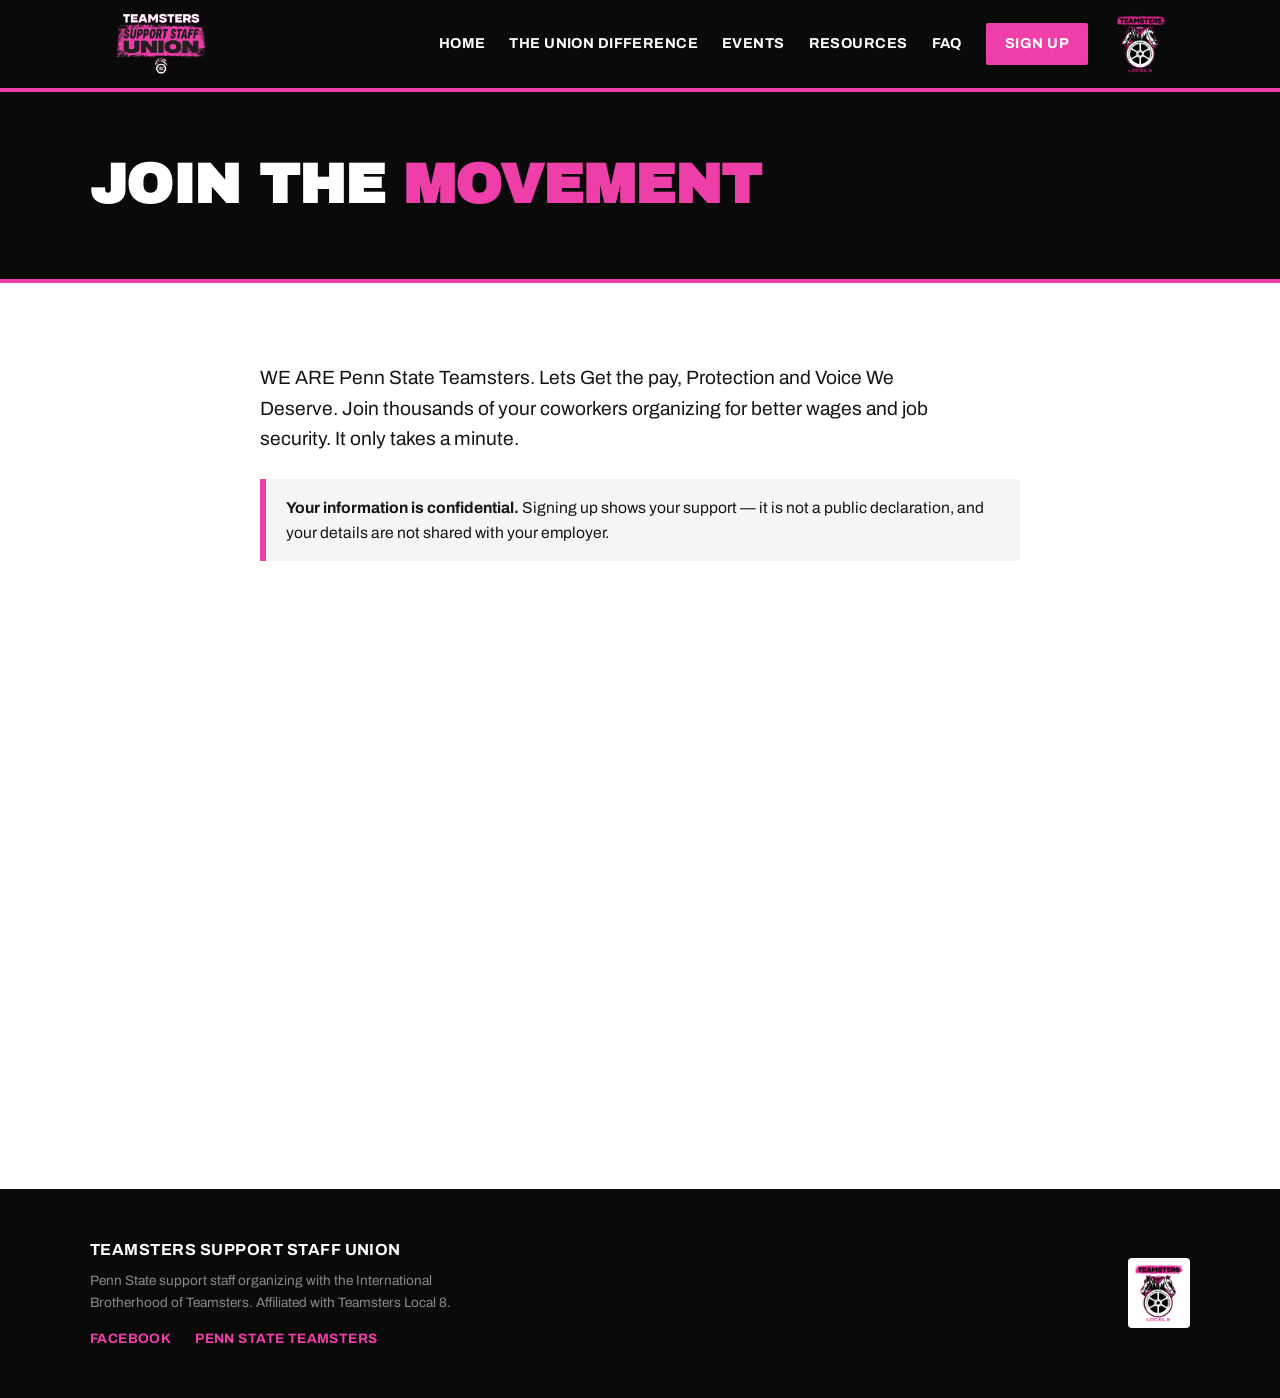
<file: site/signup.html>
<!DOCTYPE html>
<html lang="en">
<head>
  <meta charset="UTF-8">
  <meta name="viewport" content="width=device-width, initial-scale=1.0">
  <title>Sign Up — Teamsters Support Staff Union</title>
  <meta name="description" content="Add your name and join Penn State support staff organizing with the Teamsters. Your information is kept confidential.">
  <link rel="stylesheet" href="style.css">
</head>
<body>

  <!-- Header -->
  <header class="site-header">
    <div class="header-inner">
      <a class="brand" href="index.html">
        <img src="images/tssu-logo.png" alt="Teamsters Support Staff Union">
      </a>
      <button class="nav-toggle" aria-label="Menu" aria-expanded="false" aria-controls="primary-nav">
        <span></span><span></span><span></span>
      </button>
      <div class="header-right" id="primary-nav">
        <nav class="main-nav">
          <a href="index.html">Home</a>
          <a href="index.html#why">The Union Difference</a>
          <a href="events.html">Events</a>
          <a href="resources.html">Resources</a>
          <a href="faq.html">FAQ</a>
          <a class="nav-cta" href="signup.html">Sign Up</a>
        </nav>
        <img class="ibt-seal" src="images/ibt-seal.png" alt="International Brotherhood of Teamsters">
      </div>
    </div>
  </header>

  <!-- Mobile nav toggle -->
  <script>
    (function(){
      var h=document.querySelector(".site-header");
      var btn=h&&h.querySelector(".nav-toggle");
      if(!btn)return;
      btn.addEventListener("click",function(){
        var open=h.classList.toggle("nav-open");
        btn.setAttribute("aria-expanded",open?"true":"false");
      });
      h.querySelectorAll(".main-nav a").forEach(function(a){
        a.addEventListener("click",function(){h.classList.remove("nav-open");btn.setAttribute("aria-expanded","false");});
      });
    })();
  </script>

  <!-- Page hero -->
  <section class="page-hero">
    <div class="page-hero-inner">
      <h1>Join the <span class="pink">Movement</span></h1>
    </div>
  </section>

  <!-- Sign up form -->
  <section class="section">
    <div class="section-inner" style="max-width: 760px;">
      <p class="lead">WE ARE Penn State Teamsters. Lets Get the pay, Protection and Voice We Deserve. Join thousands of your coworkers organizing for better wages and job security. It only takes a minute.</p>
      <p style="background:#f5f5f5; border-left:6px solid var(--pink); padding:1rem 1.25rem; margin-bottom:2.5rem; font-size:0.98rem;">
        <strong>Your information is confidential.</strong> Signing up shows your support — it is not a public declaration, and your details are not shared with your employer.
      </p>

      <!-- Tally embed -->
      <iframe
        data-tally-src="https://tally.so/embed/A7yMvW?alignLeft=1&hideTitle=1&transparentBackground=1&dynamicHeight=1"
        loading="lazy"
        width="100%"
        height="500"
        frameborder="0"
        marginheight="0"
        marginwidth="0"
        title="Teamsters Support Staff Union Sign-Up Form">
      </iframe>

    </div>
  </section>

  <!-- Footer -->
  <footer class="site-footer">
    <div class="footer-inner">
      <div>
        <p style="color:#fff; font-weight:700; text-transform:uppercase; letter-spacing:0.03em; margin-bottom:0.5rem;">Teamsters Support Staff Union</p>
        <p class="footer-note">Penn State support staff organizing with the International Brotherhood of Teamsters. Affiliated with Teamsters Local 8.</p>
        <div class="footer-links">
          <a href="https://facebook.com/PSUTSSU" target="_blank" rel="noopener">Facebook</a>
          <a href="https://pennstateteamsters.com" target="_blank" rel="noopener">Penn State Teamsters</a>
        </div>
      </div>
      <img class="footer-seal" src="images/ibt-seal.png" alt="International Brotherhood of Teamsters">
    </div>
  </footer>

  <!-- Tally embed loader script -->
  <script>
    var d=document,w="https://tally.so/widgets/embed.js",v=function(){"undefined"!=typeof Tally?Tally.loadEmbeds():d.querySelectorAll("iframe[data-tally-src]:not([src])").forEach((function(e){e.src=e.dataset.tallySrc}))};if("undefined"!=typeof Tally)v();else if(d.querySelector('script[src="'+w+'"]')==null){var s=d.createElement("script");s.src=w,s.onload=v,s.onerror=v,d.body.appendChild(s);}
  </script>

</body>
</html>
</file>
<file: site/style.css>
/* ===========================================================
   Teamsters Support Staff Union — shared styles
   Brand: black (#0a0a0a), hot pink (#EE3FA8), white
   =========================================================== */

@import url('https://fonts.googleapis.com/css2?family=Archivo:wght@400;600;700&family=Archivo+Black&display=swap');

:root {
  --pink: #EE3FA8;
  --pink-dark: #c92b8a;
  --black: #0a0a0a;
  --ink: #161616;
  --white: #ffffff;
  --gray: #6b6b6b;
  --light: #f5f5f5;
  --max: 1100px;
}

* { margin: 0; padding: 0; box-sizing: border-box; }

html { scroll-behavior: smooth; }

body {
  font-family: 'Archivo', sans-serif;
  color: var(--ink);
  background: var(--white);
  line-height: 1.6;
  -webkit-font-smoothing: antialiased;
}

h1, h2, h3 {
  font-family: 'Archivo Black', 'Archivo', sans-serif;
  line-height: 1.05;
  letter-spacing: -0.01em;
  text-transform: uppercase;
}

a { color: var(--pink-dark); }

/* ---------- Header ---------- */
.site-header {
  background: var(--black);
  border-bottom: 4px solid var(--pink);
  position: sticky;
  top: 0;
  z-index: 100;
}
.header-inner {
  max-width: var(--max);
  margin: 0 auto;
  padding: 0.75rem 1.5rem;
  display: flex;
  align-items: center;
  justify-content: space-between;
  gap: 1rem;
}
.brand img { height: 64px; width: auto; display: block; }
.header-right { display: flex; align-items: center; gap: 1.75rem; }
.main-nav { display: flex; gap: 1.5rem; align-items: center; }
.main-nav a {
  color: var(--white);
  text-decoration: none;
  font-weight: 700;
  text-transform: uppercase;
  font-size: 0.9rem;
  letter-spacing: 0.03em;
  transition: color 0.15s;
}
.main-nav a:hover { color: var(--pink); }
.nav-cta {
  background: var(--pink);
  color: var(--white) !important;
  padding: 0.6rem 1.2rem;
  border-radius: 2px;
  transition: background 0.15s;
}
.nav-cta:hover { background: var(--white); color: var(--black) !important; }
.ibt-seal { height: 58px; width: auto; display: block; }

/* ---------- Hero ---------- */
.hero-banner {
  background: var(--black);
  border-bottom: 4px solid var(--pink);
}
.hero-banner img {
  display: block;
  width: 100%;
  max-width: var(--max);
  height: auto;
  margin: 0 auto;
}
.hero {
  position: relative;
  background: var(--black);
  color: var(--white);
  overflow: hidden;
  padding: 5rem 1.5rem 6rem;
}
.hero::before {
  content: "";
  position: absolute;
  inset: 0;
  z-index: 0;
  background:
    radial-gradient(circle at 80% 20%, rgba(238,63,168,0.35), transparent 55%),
    radial-gradient(circle at 10% 90%, rgba(238,63,168,0.18), transparent 50%);
}
.hero-inner {
  max-width: var(--max);
  margin: 0 auto;
  position: relative;
  z-index: 1;
}
.hero .eyebrow {
  display: inline-block;
  background: var(--pink);
  color: var(--white);
  font-weight: 700;
  text-transform: uppercase;
  letter-spacing: 0.08em;
  font-size: 0.85rem;
  padding: 0.4rem 0.9rem;
  margin-bottom: 1.5rem;
}
.hero h1 {
  font-size: clamp(2.6rem, 6vw, 5rem);
  max-width: 16ch;
  margin-bottom: 1.5rem;
}
.hero h1 .pink { color: var(--pink); }
.hero p {
  font-size: clamp(1.05rem, 2vw, 1.3rem);
  max-width: 60ch;
  margin-bottom: 1.25rem;
  color: #e6e6e6;
}
.hero-actions { margin-top: 2.5rem; display: flex; gap: 1rem; flex-wrap: wrap; }

/* ---------- Buttons ---------- */
.btn {
  display: inline-block;
  font-family: 'Archivo', sans-serif;
  font-weight: 700;
  text-transform: uppercase;
  letter-spacing: 0.03em;
  text-decoration: none;
  padding: 1rem 2rem;
  border-radius: 2px;
  font-size: 1rem;
  transition: transform 0.1s, background 0.15s, color 0.15s;
  border: 3px solid var(--pink);
}
.btn-primary { background: var(--pink); color: var(--white); }
.btn-primary:hover { background: var(--pink-dark); border-color: var(--pink-dark); transform: translateY(-2px); }
.btn-outline { background: transparent; color: var(--white); }
.btn-outline:hover { background: var(--white); color: var(--black); border-color: var(--white); }

/* ---------- Sections ---------- */
.section { padding: 5rem 1.5rem; }
.section-inner { max-width: var(--max); margin: 0 auto; }
.section h2 {
  font-size: clamp(2rem, 4vw, 3rem);
  margin-bottom: 2.5rem;
  position: relative;
  padding-bottom: 1rem;
}
.section h2::after {
  content: "";
  position: absolute;
  left: 0; bottom: 0;
  width: 80px; height: 6px;
  background: var(--pink);
}
.section.alt { background: var(--light); }
.lead { font-size: 1.2rem; max-width: 65ch; margin-bottom: 1.5rem; }

/* ---------- Card grid ---------- */
.cards {
  display: grid;
  grid-template-columns: repeat(auto-fit, minmax(260px, 1fr));
  gap: 1.5rem;
  margin-top: 2rem;
}
.card {
  background: var(--white);
  border: 2px solid #e3e3e3;
  border-top: 6px solid var(--pink);
  padding: 2rem 1.75rem;
  border-radius: 2px;
}
.section.alt .card { background: var(--white); }

/* ---------- Union difference infographic ---------- */
.union-diff-graphic {
  text-align: center;
  margin-top: 2rem;
}
.union-diff-graphic img {
  max-width: 680px;
  width: 100%;
  height: auto;
  border: 3px solid var(--pink);
  border-radius: 4px;
  box-shadow: 0 8px 30px rgba(0,0,0,0.2);
}
.union-diff-graphic a { display: inline-block; }

/* Two graphics side by side, centered together */
.union-diff-graphic.two-up {
  display: flex;
  flex-wrap: wrap;
  justify-content: center;
  align-items: center;
  gap: 2rem;
}
.union-diff-graphic.two-up .diff-item {
  flex: 1 1 340px;
  max-width: 520px;
  text-align: center;
}
.union-diff-graphic.two-up .diff-item img {
  max-width: 100%;
  width: 100%;
  height: auto;
}
.info-sessions-intro {
  text-align: center;
  margin: 0 auto 1rem;
  font-weight: 600;
}

/* Get Involved flyer (home page) */
.get-involved-graphic {
  text-align: center;
  margin-top: 2rem;
}
.get-involved-graphic img {
  max-width: 600px;
  width: 100%;
  height: auto;
  border: 3px solid var(--pink);
  border-radius: 4px;
  box-shadow: 0 8px 30px rgba(0,0,0,0.2);
}
.get-involved-graphic a { display: inline-block; }

/* Facebook feed embed (events page) */
.fb-feed {
  text-align: center;
  margin: 2.5rem 0;
}
.fb-feed h2 {
  margin-bottom: 1rem;
}
.fb-embed {
  width: 100%;
  max-width: 500px;
  margin: 0 auto;
  overflow: hidden;
}
.fb-embed iframe {
  display: block;
  width: 100%;
  max-width: 500px;
  border: none;
}

.card h3 { font-size: 1.25rem; margin-bottom: 0.75rem; }
.card p { color: #444; font-size: 1rem; }

/* ---------- CTA band ---------- */
.cta-band {
  background: var(--pink);
  color: var(--white);
  text-align: center;
  padding: 5rem 1.5rem;
}
.cta-band h2 { font-size: clamp(2rem, 5vw, 3.5rem); margin-bottom: 1.5rem; }
.cta-band h2::after { display: none; }
.cta-band p { font-size: 1.2rem; max-width: 55ch; margin: 0 auto 2.5rem; }
.cta-band .btn-primary { background: var(--black); border-color: var(--black); }
.cta-band .btn-primary:hover { background: var(--white); color: var(--black); border-color: var(--white); }

/* ---------- Footer ---------- */
.site-footer {
  background: var(--black);
  color: #cfcfcf;
  padding: 3rem 1.5rem;
}
.footer-inner {
  max-width: var(--max);
  margin: 0 auto;
  display: flex;
  justify-content: space-between;
  align-items: center;
  gap: 2rem;
  flex-wrap: wrap;
}
.footer-inner a { color: var(--pink); text-decoration: none; }
.footer-inner a:hover { text-decoration: underline; }
.footer-seal { height: 70px; width: auto; background: #fff; padding: 6px; border-radius: 4px; }
.footer-note { font-size: 0.85rem; color: #8a8a8a; max-width: 50ch; }
.footer-links {
  display: flex;
  gap: 1.5rem;
  margin-top: 0.9rem;
  flex-wrap: wrap;
}
.footer-links a {
  color: var(--pink);
  text-decoration: none;
  font-weight: 700;
  text-transform: uppercase;
  font-size: 0.85rem;
  letter-spacing: 0.03em;
}
.footer-links a:hover { color: #fff; text-decoration: underline; }

/* ---------- FAQ ---------- */
.faq-item {
  border-bottom: 2px solid #e3e3e3;
  padding: 1.5rem 0;
}
.faq-item h3 {
  font-size: 1.2rem;
  margin-bottom: 0.75rem;
  color: var(--black);
  text-transform: none;
  font-family: 'Archivo', sans-serif;
  font-weight: 700;
  letter-spacing: 0;
}
.faq-item p { color: #444; }

/* ---------- Resource list ---------- */
.resource-list {
  list-style: none;
  margin-top: 2rem;
}
.resource-list li {
  border-bottom: 2px solid #e3e3e3;
  border-left: 6px solid var(--pink);
  padding: 1.25rem 1.5rem;
  margin-bottom: 1rem;
  background: var(--light);
  border-radius: 2px;
}
.resource-list a {
  font-size: 1.2rem;
  font-weight: 700;
  color: var(--black);
  text-decoration: none;
  display: inline-block;
}
.resource-list a:hover { color: var(--pink-dark); text-decoration: underline; }
.resource-list .resource-note {
  display: block;
  color: var(--gray);
  font-size: 0.98rem;
  margin-top: 0.4rem;
}

/* ---------- Testimonial / pull-quote ---------- */
.testimonial-section {
  background:
    radial-gradient(circle at 50% 0%, rgba(238,63,168,0.22), transparent 60%),
    linear-gradient(160deg, #1a1a1a 0%, #0a0a0a 100%);
  color: #fff;
  padding: 6rem 1.5rem;
}
.testimonial {
  max-width: 760px;
  margin: 0 auto;
  text-align: center;
}
.testimonial blockquote {
  font-size: clamp(1.2rem, 2.3vw, 1.6rem);
  line-height: 1.6;
  font-style: italic;
  font-weight: 400;
  color: #f2f2f2;
  border: none;
  margin: 0 0 2.5rem 0;
  padding: 0;
  text-shadow: 0 2px 8px rgba(0,0,0,0.5);
}
/* spacing between paragraphs within a single quote (e.g. Lauren's) */
.testimonial blockquote p { margin: 0 0 1em 0; }
.testimonial blockquote p:last-child { margin-bottom: 0; }
.testimonial .attribution {
  font-weight: 700;
  text-transform: uppercase;
  letter-spacing: 0.04em;
  color: #fff;
  font-size: 1.05rem;
}
.testimonial .attribution .pink-dash { color: var(--pink); }
.testimonial .attribution .role {
  display: block;
  font-weight: 400;
  text-transform: none;
  letter-spacing: 0;
  color: #c9c9c9;
  font-size: 0.98rem;
  margin-top: 0.4rem;
  line-height: 1.4;
}

/* ---------- Testimonial carousel (rotating quotes) ---------- */
.testimonial-carousel {
  position: relative;
  max-width: 760px;
  margin: 0 auto;
}
.tc-viewport {
  position: relative;
  transition: height 0.45s ease;
}
/* No-JS / pre-init fallback: all quotes shown stacked and readable */
.tc-slide { position: relative; }
.tc-slide + .tc-slide { margin-top: 2.5rem; }
/* Once the script initializes, become a fading single-quote carousel */
.tc-ready .tc-slide {
  position: absolute;
  top: 0;
  left: 0;
  width: 100%;
  margin-top: 0;
  opacity: 0;
  transform: translateY(10px);
  transition: opacity 0.5s ease, transform 0.5s ease;
  pointer-events: none;
}
.tc-ready .tc-slide.is-active {
  opacity: 1;
  transform: none;
  pointer-events: auto;
}
.tc-controls {
  display: flex;
  align-items: center;
  justify-content: center;
  gap: 0.75rem;
  margin-top: 2.5rem;
}
.tc-controls[hidden] { display: none; }
.tc-btn {
  width: 44px;
  height: 44px;
  border-radius: 50%;
  border: 2px solid rgba(238,63,168,0.5);
  background: transparent;
  color: var(--pink);
  cursor: pointer;
  display: grid;
  place-items: center;
  transition: background 0.15s, border-color 0.15s;
}
.tc-btn:hover { background: rgba(238,63,168,0.15); border-color: var(--pink); }
.tc-btn:focus-visible { outline: 3px solid #fff; outline-offset: 2px; }
.tc-btn svg { width: 18px; height: 18px; fill: currentColor; }
.tc-dots { display: flex; gap: 0.6rem; margin: 0 0.5rem; }
.tc-dot {
  width: 10px;
  height: 10px;
  border-radius: 50%;
  border: none;
  padding: 0;
  cursor: pointer;
  background: rgba(255,255,255,0.28);
  transition: background 0.15s, transform 0.15s;
}
.tc-dot[aria-current="true"] { background: var(--pink); transform: scale(1.3); }
.tc-dot:focus-visible { outline: 3px solid #fff; outline-offset: 3px; }
@media (prefers-reduced-motion: reduce) {
  .tc-ready .tc-slide { transition: opacity 0.001s; transform: none; }
  .tc-viewport { transition: none; }
}

.page-hero {
  background: var(--black);
  color: var(--white);
  padding: 4rem 1.5rem;
  border-bottom: 4px solid var(--pink);
}
.page-hero-inner { max-width: var(--max); margin: 0 auto; }
.page-hero h1 { font-size: clamp(2.2rem, 5vw, 3.5rem); }
.page-hero .pink { color: var(--pink); }

/* ---------- Calendar embed ---------- */
.calendar-wrap {
  margin-top: 2rem;
  border: 2px solid #e3e3e3;
  border-top: 6px solid var(--pink);
  border-radius: 2px;
  overflow: hidden;
  background: #fff;
}
.calendar-wrap iframe { display: block; }

/* ---------- Featured event flyer ---------- */
.featured-event {
  display: flex;
  flex-wrap: wrap;
  justify-content: center;
  align-items: flex-start;
  gap: 1.5rem;
  margin-bottom: 3rem;
}
.featured-event img {
  flex: 0 1 420px;
  max-width: 420px;
  width: 100%;
  height: auto;
  border: 3px solid var(--pink);
  border-radius: 4px;
  box-shadow: 0 8px 30px rgba(0,0,0,0.25);
}
.featured-event .featured-label {
  display: inline-block;
  background: var(--pink);
  color: #fff;
  font-weight: 700;
  text-transform: uppercase;
  letter-spacing: 0.08em;
  font-size: 0.85rem;
  padding: 0.4rem 0.9rem;
  margin-bottom: 1.5rem;
}

/* ---------- Past events ---------- */
.past-event { margin-bottom: 3.5rem; }
.past-event h3 {
  font-size: 1.5rem;
  margin-bottom: 0.25rem;
}
.past-event .event-date {
  color: var(--pink-dark);
  font-weight: 700;
  text-transform: uppercase;
  letter-spacing: 0.03em;
  font-size: 0.9rem;
  margin-bottom: 0.75rem;
}
.past-event .event-desc { color: #444; margin-bottom: 1.5rem; max-width: 65ch; }
.photo-grid {
  display: grid;
  grid-template-columns: repeat(auto-fill, minmax(200px, 1fr));
  gap: 0.75rem;
}
.photo-grid img {
  width: 100%;
  height: 200px;
  object-fit: cover;
  border-radius: 3px;
  cursor: pointer;
  transition: transform 0.15s, box-shadow 0.15s;
  border: 2px solid #e3e3e3;
}
.photo-grid img:hover {
  transform: scale(1.02);
  box-shadow: 0 6px 18px rgba(0,0,0,0.2);
  border-color: var(--pink);
}
/* Lightbox */
.lightbox {
  display: none;
  position: fixed;
  inset: 0;
  background: rgba(0,0,0,0.92);
  z-index: 1000;
  cursor: zoom-out;
  align-items: center;
  justify-content: center;
}
.lightbox.open { display: flex; }
.lightbox img {
  max-width: 92vw;
  max-height: 92vh;
  border-radius: 4px;
  box-shadow: 0 0 40px rgba(238,63,168,0.4);
}
.lightbox .lightbox-close {
  position: absolute;
  top: 1.25rem;
  right: 1.75rem;
  color: #fff;
  font-size: 2.5rem;
  font-weight: 700;
  cursor: pointer;
  line-height: 1;
}

/* ---------- Mobile nav toggle (hamburger) ---------- */
.nav-toggle {
  display: none;
  flex-direction: column;
  justify-content: center;
  align-items: center;
  gap: 5px;
  width: 44px;
  height: 44px;
  padding: 0;
  background: none;
  border: 0;
  cursor: pointer;
}
.nav-toggle span {
  display: block;
  width: 26px;
  height: 3px;
  background: var(--white);
  border-radius: 2px;
  transition: transform 0.2s ease, opacity 0.2s ease;
}

/* ---------- Responsive ---------- */
@media (max-width: 720px) {
  .header-inner { flex-wrap: wrap; align-items: center; }
  .main-nav { gap: 1rem; font-size: 0.8rem; }
  .ibt-seal { height: 46px; }
  .brand img { height: 48px; }
  .header-right { gap: 1rem; }
  .hero { padding: 4rem 1.5rem 5rem; }

  /* Show hamburger, collapse the nav into a dropdown */
  .nav-toggle { display: flex; margin-left: auto; order: 2; }
  .header-right {
    display: none;
    order: 3;
    flex-basis: 100%;
    width: 100%;
    flex-direction: column;
    align-items: stretch;
    gap: 0;
    padding-top: 0.5rem;
  }
  .site-header.nav-open .header-right { display: flex; }
  .main-nav { flex-direction: column; width: 100%; gap: 0; }
  .main-nav a {
    display: block;
    width: 100%;
    padding: 0.9rem 0.25rem;
    border-top: 1px solid rgba(255, 255, 255, 0.12);
  }
  .main-nav .nav-cta { margin-top: 0.75rem; text-align: center; border-top: 0; }
  .header-right .ibt-seal { display: none; }

  /* Animate hamburger into an X when open */
  .site-header.nav-open .nav-toggle span:nth-child(1) { transform: translateY(8px) rotate(45deg); }
  .site-header.nav-open .nav-toggle span:nth-child(2) { opacity: 0; }
  .site-header.nav-open .nav-toggle span:nth-child(3) { transform: translateY(-8px) rotate(-45deg); }
}
</file>
